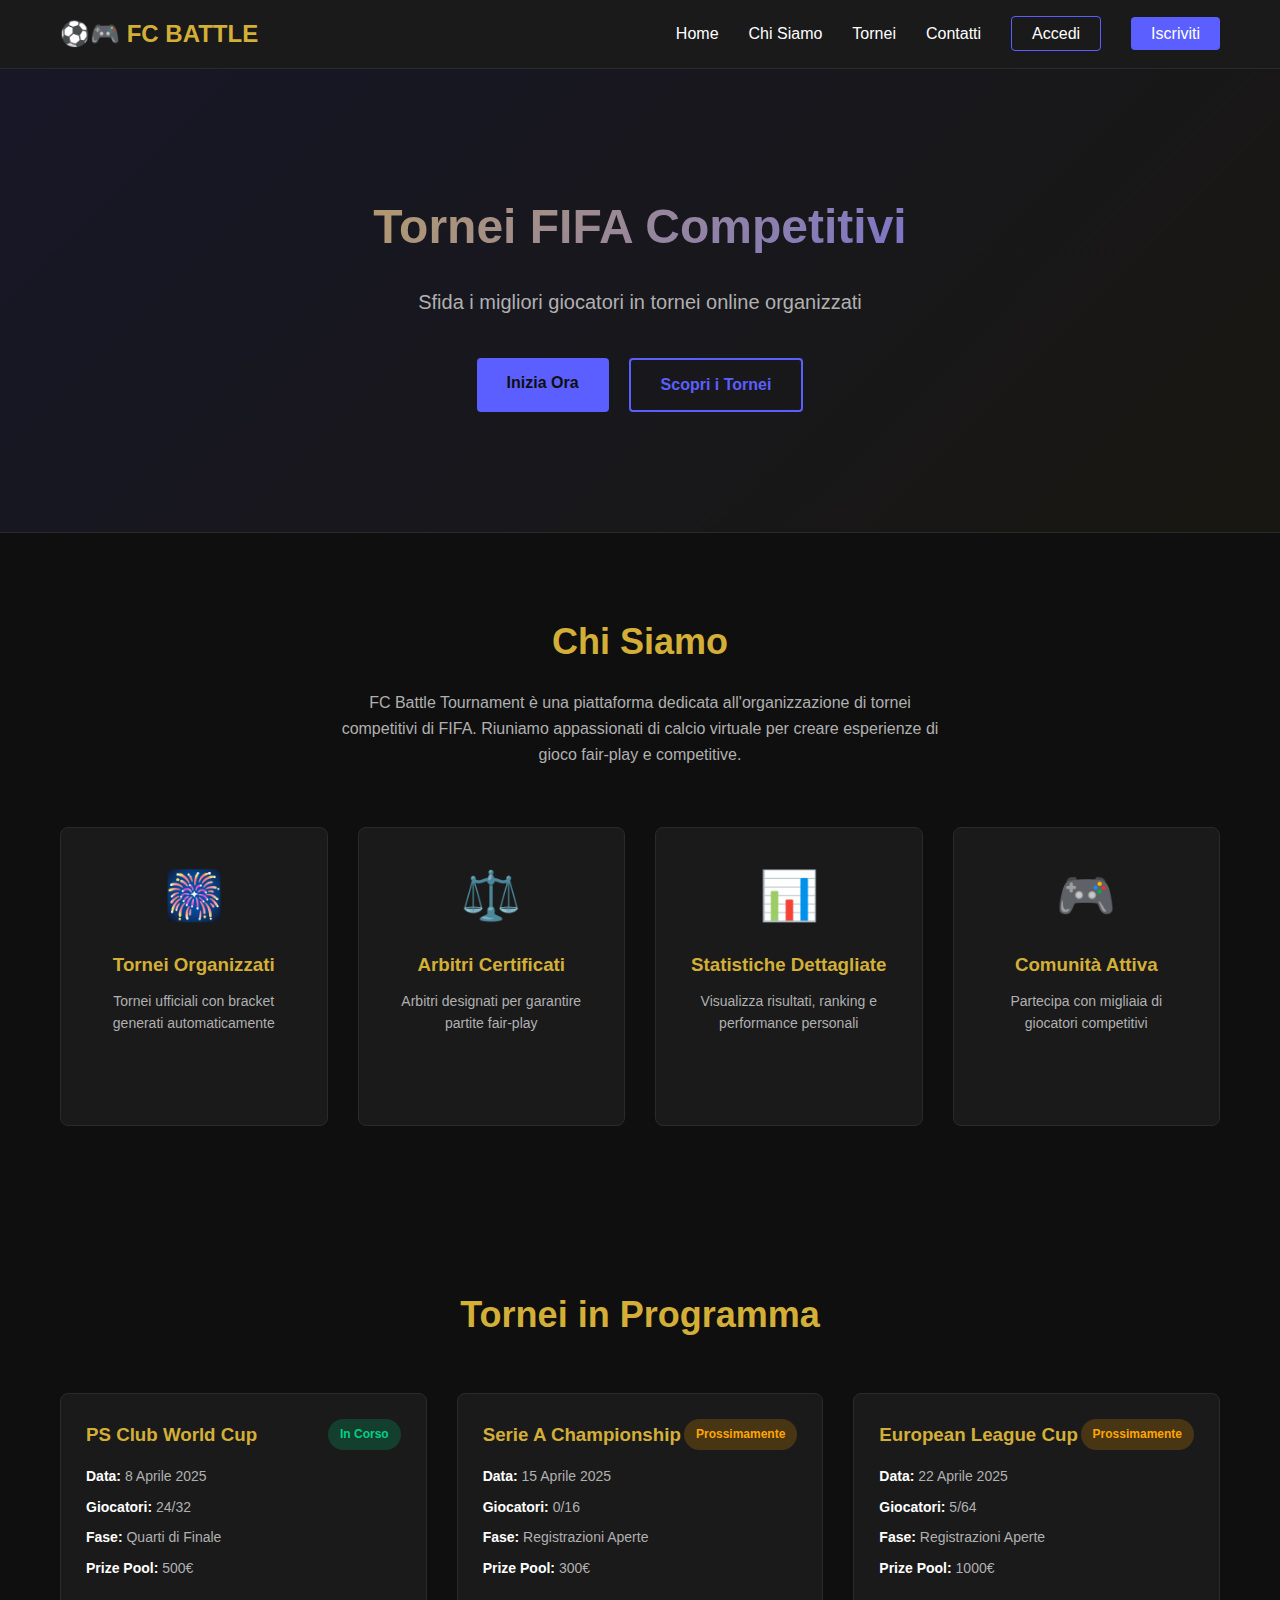
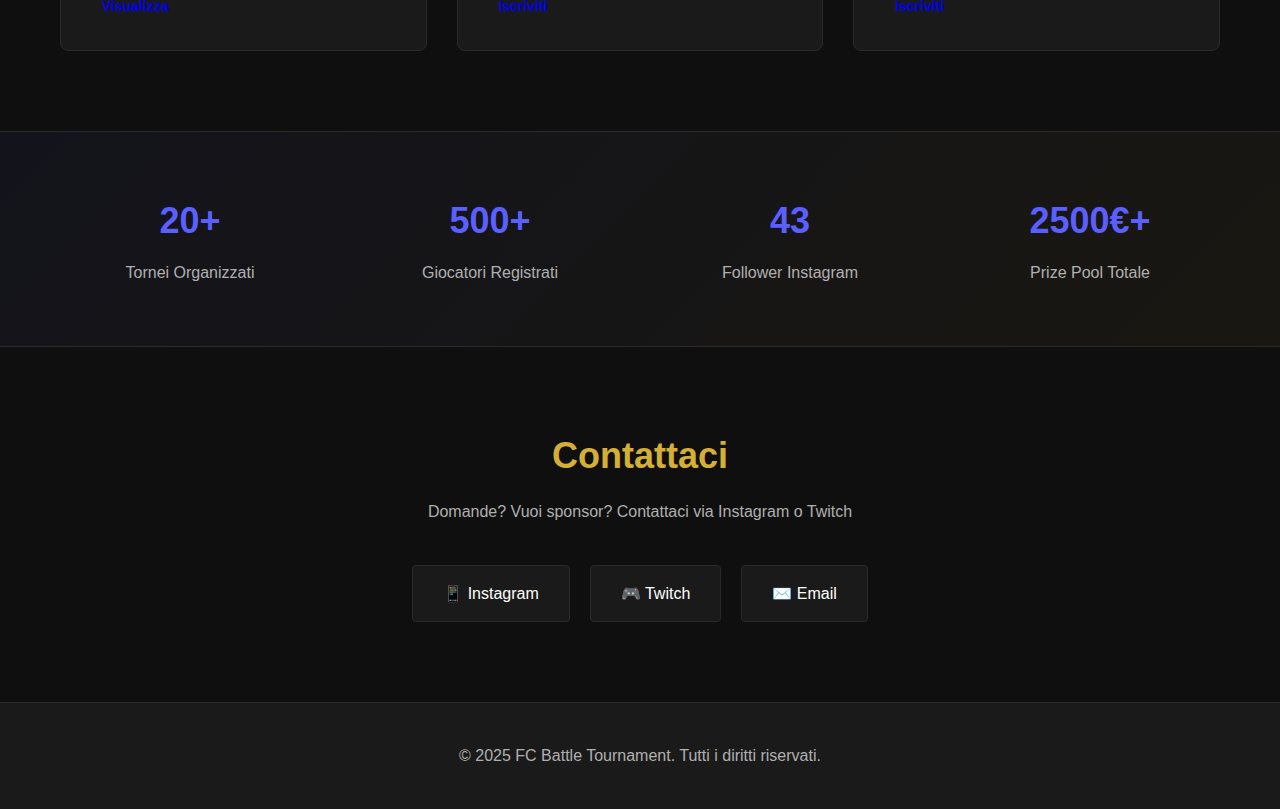
<file: index.html>
<!DOCTYPE html>
<html lang="it">
<head>
    <meta charset="UTF-8">
    <meta name="viewport" content="width=device-width, initial-scale=1.0">
    <title>FC Battle Tournament - Tornei FIFA Online</title>
    <link rel="stylesheet" href="css/style.css">
</head>
<body>
    <nav class="navbar">
        <div class="container">
            <div class="navbar-brand">
                <h1>⚽🎮 FC BATTLE</h1>
            </div>
            <ul class="nav-links">
                <li><a href="#home">Home</a></li>
                <li><a href="#about">Chi Siamo</a></li>
                <li><a href="#tournaments">Tornei</a></li>
                <li><a href="#contact">Contatti</a></li>
                <li><a href="login.html" class="btn-login">Accedi</a></li>
                <li><a href="register.html" class="btn-signup">Iscriviti</a></li>
            </ul>
        </div>
    </nav>

    <section id="home" class="hero">
        <div class="hero-content">
            <h1>Tornei FIFA Competitivi</h1>
            <p>Sfida i migliori giocatori in tornei online organizzati</p>
            <div class="hero-buttons">
                <a href="register.html" class="btn btn-primary">Inizia Ora</a>
                <a href="#tournaments" class="btn btn-secondary">Scopri i Tornei</a>
            </div>
        </div>
    </section>

    <section id="about" class="about">
        <div class="container">
            <h2>Chi Siamo</h2>
            <p>FC Battle Tournament è una piattaforma dedicata all'organizzazione di tornei competitivi di FIFA. Riuniamo appassionati di calcio virtuale per creare esperienze di gioco fair-play e competitive.</p>
            <div class="features-grid">
                <div class="feature-card">
                    <div class="feature-icon">🎆</div>
                    <h3>Tornei Organizzati</h3>
                    <p>Tornei ufficiali con bracket generati automaticamente</p>
                </div>
                <div class="feature-card">
                    <div class="feature-icon">⚖️</div>
                    <h3>Arbitri Certificati</h3>
                    <p>Arbitri designati per garantire partite fair-play</p>
                </div>
                <div class="feature-card">
                    <div class="feature-icon">📊</div>
                    <h3>Statistiche Dettagliate</h3>
                    <p>Visualizza risultati, ranking e performance personali</p>
                </div>
                <div class="feature-card">
                    <div class="feature-icon">🎮</div>
                    <h3>Comunità Attiva</h3>
                    <p>Partecipa con migliaia di giocatori competitivi</p>
                </div>
            </div>
        </div>
    </section>

    <section id="tournaments" class="tournaments">
        <div class="container">
            <h2>Tornei in Programma</h2>
            <div class="tournament-grid">
                <div class="tournament-card">
                    <div class="tournament-header">
                        <h3>PS Club World Cup</h3>
                        <span class="badge badge-active">In Corso</span>
                    </div>
                    <div class="tournament-details">
                        <p><strong>Data:</strong> 8 Aprile 2025</p>
                        <p><strong>Giocatori:</strong> 24/32</p>
                        <p><strong>Fase:</strong> Quarti di Finale</p>
                        <p><strong>Prize Pool:</strong> 500€</p>
                    </div>
                    <a href="tournaments.html" class="btn btn-small">Visualizza</a>
                </div>
                <div class="tournament-card">
                    <div class="tournament-header">
                        <h3>Serie A Championship</h3>
                        <span class="badge badge-upcoming">Prossimamente</span>
                    </div>
                    <div class="tournament-details">
                        <p><strong>Data:</strong> 15 Aprile 2025</p>
                        <p><strong>Giocatori:</strong> 0/16</p>
                        <p><strong>Fase:</strong> Registrazioni Aperte</p>
                        <p><strong>Prize Pool:</strong> 300€</p>
                    </div>
                    <a href="tournaments.html" class="btn btn-small">Iscriviti</a>
                </div>
                <div class="tournament-card">
                    <div class="tournament-header">
                        <h3>European League Cup</h3>
                        <span class="badge badge-upcoming">Prossimamente</span>
                    </div>
                    <div class="tournament-details">
                        <p><strong>Data:</strong> 22 Aprile 2025</p>
                        <p><strong>Giocatori:</strong> 5/64</p>
                        <p><strong>Fase:</strong> Registrazioni Aperte</p>
                        <p><strong>Prize Pool:</strong> 1000€</p>
                    </div>
                    <a href="tournaments.html" class="btn btn-small">Iscriviti</a>
                </div>
            </div>
        </div>
    </section>

    <section class="stats">
        <div class="container">
            <div class="stat-item">
                <h3>20+</h3>
                <p>Tornei Organizzati</p>
            </div>
            <div class="stat-item">
                <h3>500+</h3>
                <p>Giocatori Registrati</p>
            </div>
            <div class="stat-item">
                <h3>43</h3>
                <p>Follower Instagram</p>
            </div>
            <div class="stat-item">
                <h3>2500€+</h3>
                <p>Prize Pool Totale</p>
            </div>
        </div>
    </section>

    <section id="contact" class="contact">
        <div class="container">
            <h2>Contattaci</h2>
            <p>Domande? Vuoi sponsor? Contattaci via Instagram o Twitch</p>
            <div class="contact-links">
                <a href="https://www.instagram.com/fcbattletournament" target="_blank" class="social-link">📱 Instagram</a>
                <a href="https://twitch.tv/fcbattletournament" target="_blank" class="social-link">🎮 Twitch</a>
                <a href="mailto:info@fcbattletournament.it" class="social-link">✉️ Email</a>
            </div>
        </div>
    </section>

    <footer class="footer">
        <div class="container">
            <p>&copy; 2025 FC Battle Tournament. Tutti i diritti riservati.</p>
        </div>
    </footer>
</body>
</html>
</file>
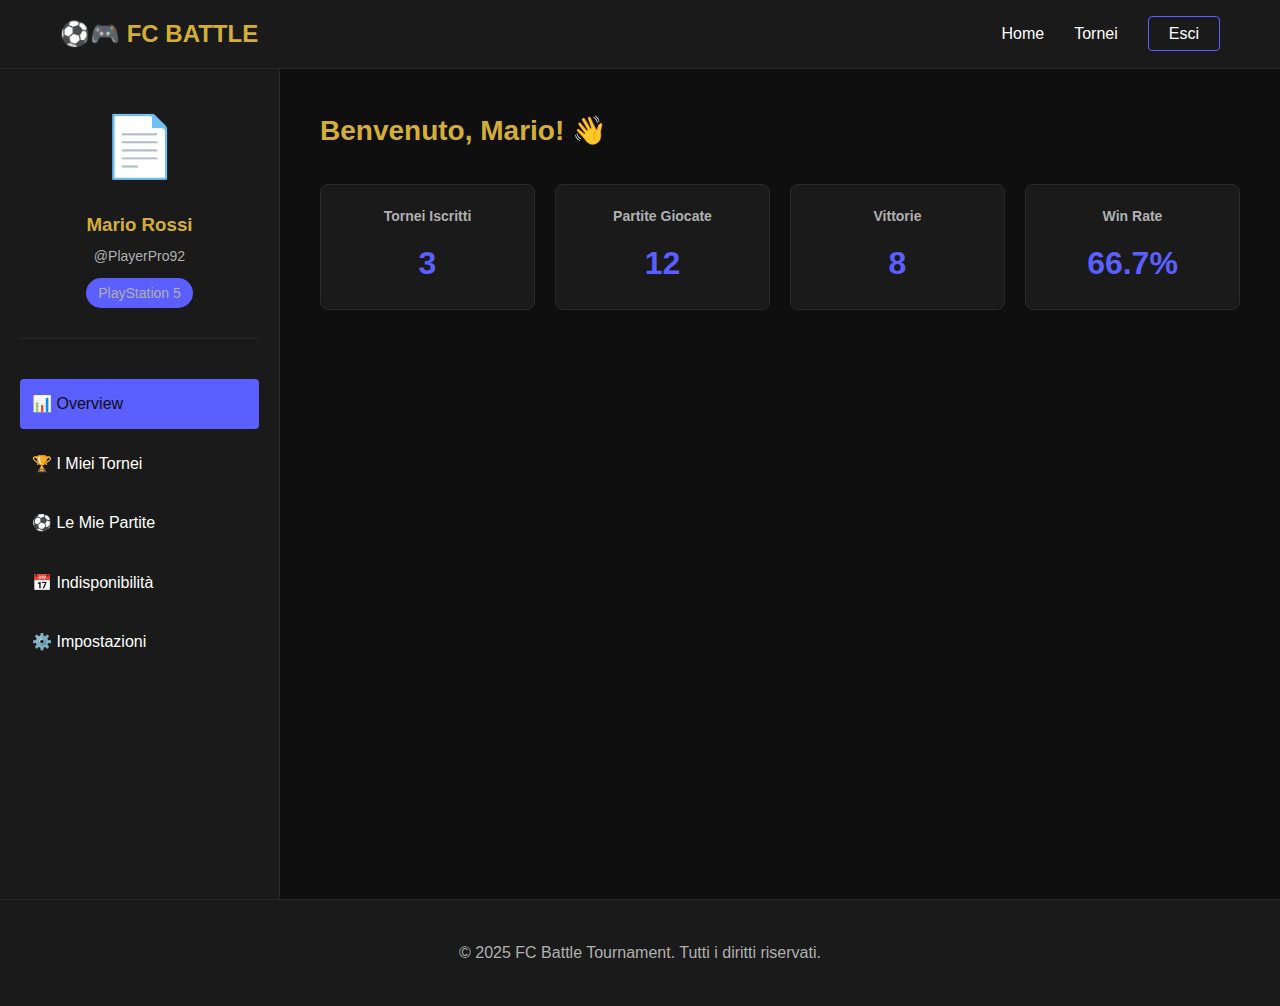
<file: dashboard.html>
<!DOCTYPE html><html lang="it"><head><meta charset="UTF-8"><meta name="viewport" content="width=device-width, initial-scale=1.0"><title>Dashboard - FC Battle Tournament</title><link rel="stylesheet" href="css/style.css"></head><body><nav class="navbar"><div class="container"><div class="navbar-brand"><h1>⚽🎮 FC BATTLE</h1></div><ul class="nav-links"><li><a href="index.html">Home</a></li><li><a href="tournaments.html">Tornei</a></li><li><a href="#" class="btn-logout">Esci</a></li></ul></div></nav><div class="dashboard-container"><aside class="dashboard-sidebar"><div class="profile-card"><div class="profile-avatar">📄</div><h3>Mario Rossi</h3><p>@PlayerPro92</p><p class="platform-badge">PlayStation 5</p></div><nav class="sidebar-menu"><a href="#overview" class="menu-item active">📊 Overview</a><li class="menu-item">🏆 I Miei Tornei</li><li class="menu-item">⚽ Le Mie Partite</li><li class="menu-item">📅 Indisponibilità</li><li class="menu-item">⚙️ Impostazioni</li></nav></aside><main class="dashboard-content"><section class="dashboard-section"><h2>Benvenuto, Mario! 👋</h2><div class="stats-grid"><div class="stat-box"><h4>Tornei Iscritti</h4><p class="stat-number">3</p></div><div class="stat-box"><h4>Partite Giocate</h4><p class="stat-number">12</p></div><div class="stat-box"><h4>Vittorie</h4><p class="stat-number">8</p></div><div class="stat-box"><h4>Win Rate</h4><p class="stat-number">66.7%</p></div></div></section></main></div><footer class="footer"><div class="container"><p>&copy; 2025 FC Battle Tournament. Tutti i diritti riservati.</p></div></footer></body></html>
</file>
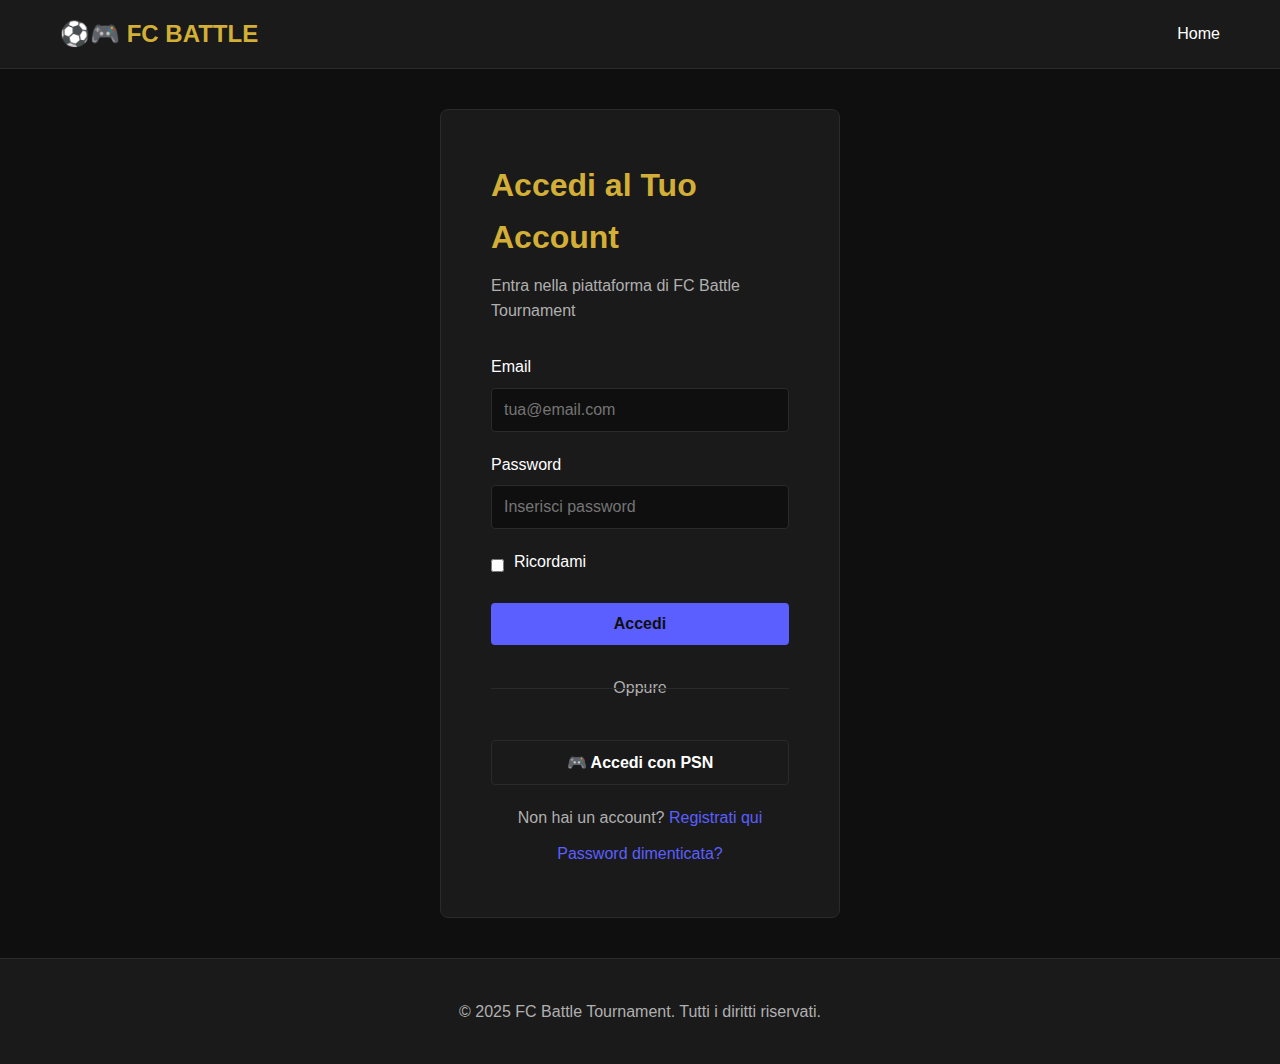
<file: login.html>
<!DOCTYPE html>
<html lang="it">
<head>
    <meta charset="UTF-8">
    <meta name="viewport" content="width=device-width, initial-scale=1.0">
    <title>Accedi - FC Battle Tournament</title>
    <link rel="stylesheet" href="css/style.css">
</head>
<body>
    <nav class="navbar">
        <div class="container">
            <div class="navbar-brand">
                <h1>⚽🎮 FC BATTLE</h1>
            </div>
            <ul class="nav-links">
                <li><a href="index.html">Home</a></li>
            </ul>
        </div>
    </nav>

    <section class="auth-section">
        <div class="auth-container">
            <h1>Accedi al Tuo Account</h1>
            <p class="auth-subtitle">Entra nella piattaforma di FC Battle Tournament</p>

            <form class="auth-form">
                <div class="form-group">
                    <label for="email">Email</label>
                    <input type="email" id="email" name="email" placeholder="tua@email.com" required>
                </div>

                <div class="form-group">
                    <label for="password">Password</label>
                    <input type="password" id="password" name="password" placeholder="Inserisci password" required>
                </div>

                <div class="form-group checkbox">
                    <input type="checkbox" id="remember" name="remember">
                    <label for="remember">Ricordami</label>
                </div>

                <button type="submit" class="btn btn-primary btn-block">Accedi</button>
            </form>

            <div class="auth-divider">Oppure</div>

            <button class="btn btn-social">🎮 Accedi con PSN</button>

            <p class="auth-footer">
                Non hai un account? <a href="register.html">Registrati qui</a><br>
                <a href="#" class="forgot-password">Password dimenticata?</a>
            </p>
        </div>
    </section>

    <footer class="footer">
        <div class="container">
            <p>&copy; 2025 FC Battle Tournament. Tutti i diritti riservati.</p>
        </div>
    </footer>
</body>
</html>
</file>
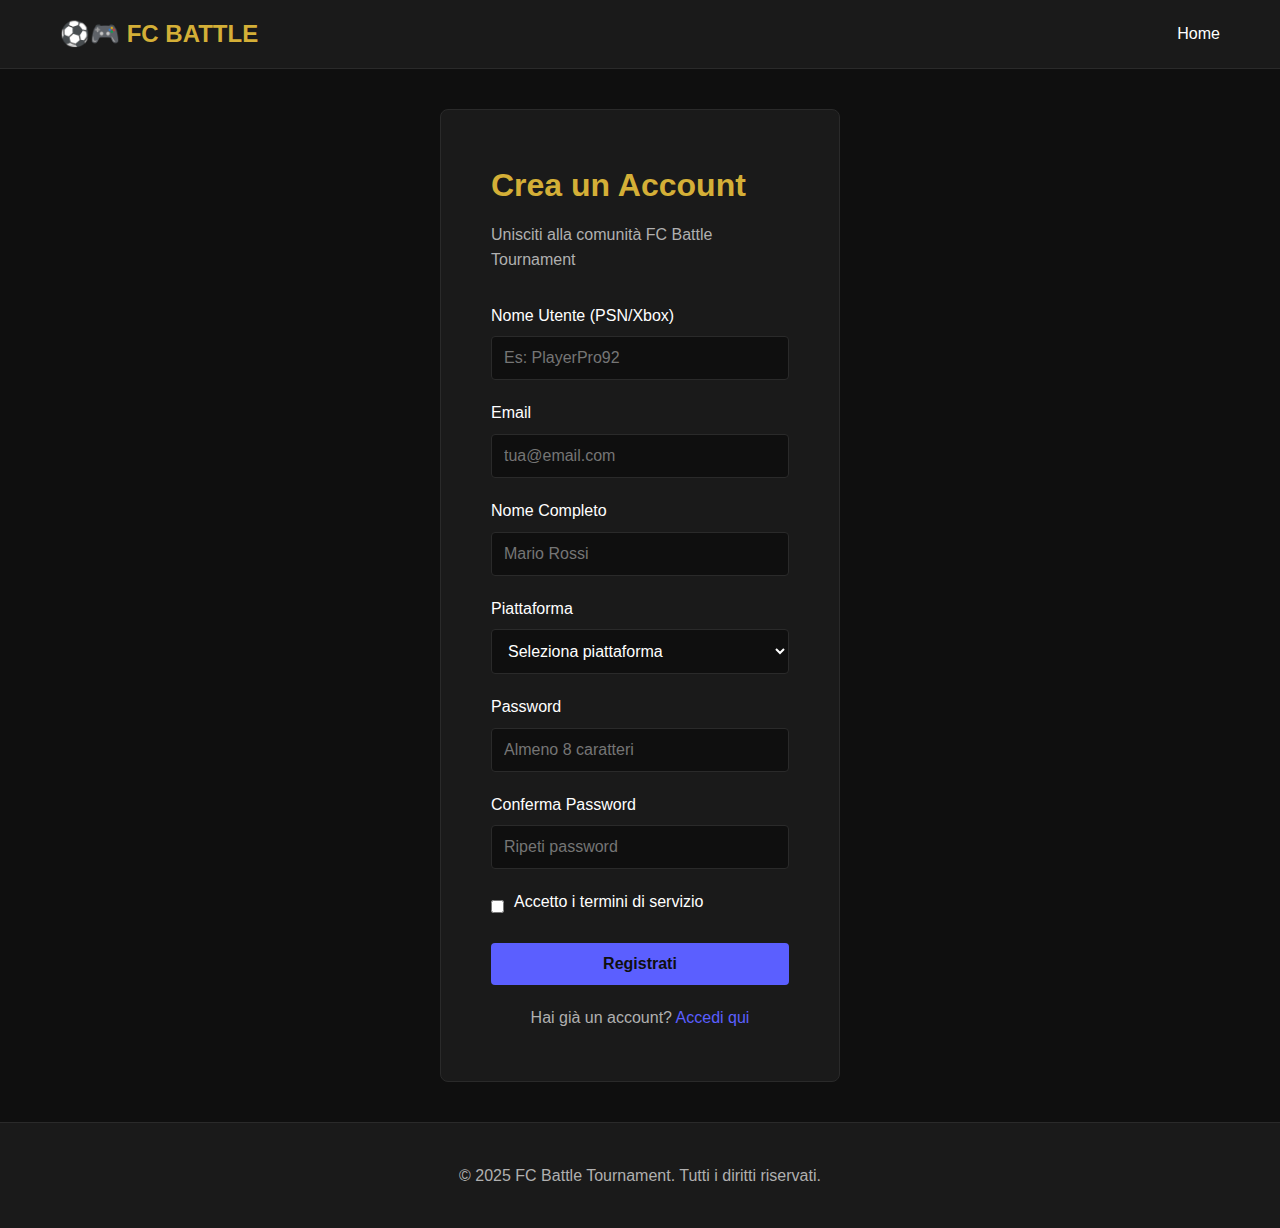
<file: register.html>
<!DOCTYPE html><html lang="it"><head><meta charset="UTF-8"><meta name="viewport" content="width=device-width, initial-scale=1.0"><title>Registrazione - FC Battle Tournament</title><link rel="stylesheet" href="css/style.css"></head><body><nav class="navbar"><div class="container"><div class="navbar-brand"><h1>⚽🎮 FC BATTLE</h1></div><ul class="nav-links"><li><a href="index.html">Home</a></li></ul></div></nav><section class="auth-section"><div class="auth-container"><h1>Crea un Account</h1><p class="auth-subtitle">Unisciti alla comunità FC Battle Tournament</p><form class="auth-form"><div class="form-group"><label for="username">Nome Utente (PSN/Xbox)</label><input type="text" id="username" placeholder="Es: PlayerPro92" required></div><div class="form-group"><label for="email">Email</label><input type="email" id="email" placeholder="tua@email.com" required></div><div class="form-group"><label for="full_name">Nome Completo</label><input type="text" id="full_name" placeholder="Mario Rossi" required></div><div class="form-group"><label for="platform">Piattaforma</label><select id="platform" required><option value="">Seleziona piattaforma</option><option value="ps5">PlayStation 5</option><option value="ps4">PlayStation 4</option><option value="xbox">Xbox</option><option value="pc">PC</option></select></div><div class="form-group"><label for="password">Password</label><input type="password" id="password" placeholder="Almeno 8 caratteri" required></div><div class="form-group"><label for="confirm_password">Conferma Password</label><input type="password" id="confirm_password" placeholder="Ripeti password" required></div><div class="form-group checkbox"><input type="checkbox" id="terms" required><label for="terms">Accetto i termini di servizio</label></div><button type="submit" class="btn btn-primary btn-block">Registrati</button></form><p class="auth-footer">Hai già un account? <a href="login.html">Accedi qui</a></p></div></section><footer class="footer"><div class="container"><p>&copy; 2025 FC Battle Tournament. Tutti i diritti riservati.</p></div></footer></body></html>
</file>
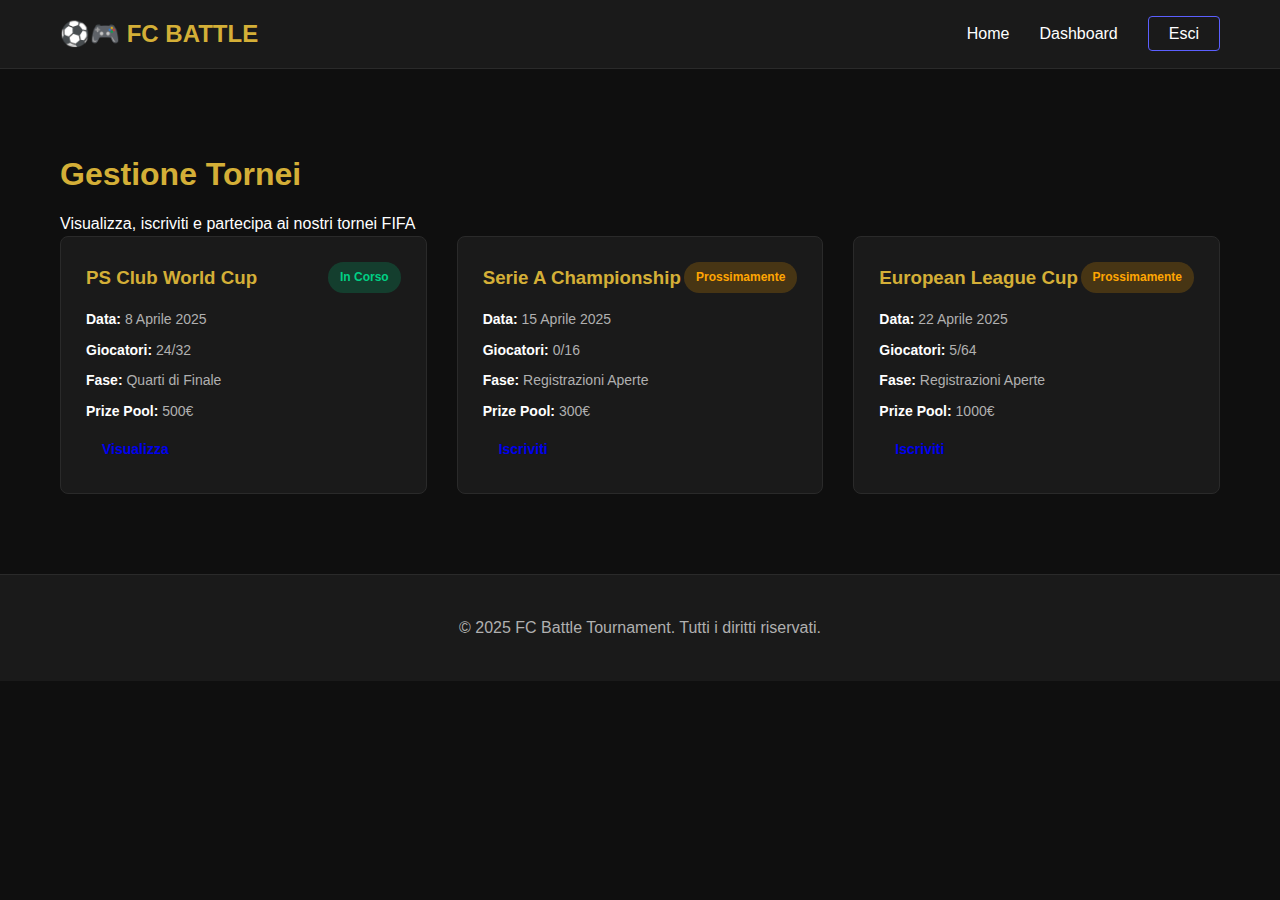
<file: tournaments.html>
<!DOCTYPE html><html lang="it"><head><meta charset="UTF-8"><meta name="viewport" content="width=device-width, initial-scale=1.0"><title>Tornei - FC Battle Tournament</title><link rel="stylesheet" href="css/style.css"></head><body><nav class="navbar"><div class="container"><div class="navbar-brand"><h1>⚽🎮 FC BATTLE</h1></div><ul class="nav-links"><li><a href="index.html">Home</a></li><li><a href="dashboard.html">Dashboard</a></li><li><a href="#" class="btn-logout">Esci</a></li></ul></div></nav><section class="tournaments-section"><div class="container"><h1>Gestione Tornei</h1><p>Visualizza, iscriviti e partecipa ai nostri tornei FIFA</p><div class="tournament-grid"><div class="tournament-card"><div class="tournament-header"><h3>PS Club World Cup</h3><span class="badge badge-active">In Corso</span></div><div class="tournament-details"><p><strong>Data:</strong> 8 Aprile 2025</p><p><strong>Giocatori:</strong> 24/32</p><p><strong>Fase:</strong> Quarti di Finale</p><p><strong>Prize Pool:</strong> 500€</p></div><a href="#" class="btn btn-small">Visualizza</a></div><div class="tournament-card"><div class="tournament-header"><h3>Serie A Championship</h3><span class="badge badge-upcoming">Prossimamente</span></div><div class="tournament-details"><p><strong>Data:</strong> 15 Aprile 2025</p><p><strong>Giocatori:</strong> 0/16</p><p><strong>Fase:</strong> Registrazioni Aperte</p><p><strong>Prize Pool:</strong> 300€</p></div><a href="#" class="btn btn-small">Iscriviti</a></div><div class="tournament-card"><div class="tournament-header"><h3>European League Cup</h3><span class="badge badge-upcoming">Prossimamente</span></div><div class="tournament-details"><p><strong>Data:</strong> 22 Aprile 2025</p><p><strong>Giocatori:</strong> 5/64</p><p><strong>Fase:</strong> Registrazioni Aperte</p><p><strong>Prize Pool:</strong> 1000€</p></div><a href="#" class="btn btn-small">Iscriviti</a></div></div></div></section><footer class="footer"><div class="container"><p>&copy; 2025 FC Battle Tournament. Tutti i diritti riservati.</p></div></footer></body></html>
</file>
<file: css/style.css>
*{margin:0;padding:0;box-sizing:border-box}:root{--primary-color:#5B5FFF;--secondary-color:#D4AF37;--dark-bg:#0f0f0f;--dark-card:#1a1a1a;--text-primary:#fff;--text-secondary:#b0b0b0;--border-color:#2a2a2a;--success:#00d084;--danger:#ff4757;--warning:#ffa502}html{scroll-behavior:smooth}body{background-color:var(--dark-bg);color:var(--text-primary);font-family:-apple-system,BlinkMacSystemFont,'Segoe UI',Roboto,Oxygen,Ubuntu,Cantarell,sans-serif;line-height:1.6}.container{max-width:1200px;margin:0 auto;padding:0 20px}.navbar{background-color:var(--dark-card);border-bottom:1px solid var(--border-color);position:sticky;top:0;z-index:100}.navbar .container{display:flex;justify-content:space-between;align-items:center;padding:15px 20px}.navbar-brand h1{color:var(--secondary-color);font-size:24px;font-weight:bold}.nav-links{display:flex;list-style:none;gap:30px;align-items:center}.nav-links a{color:var(--text-primary);text-decoration:none;transition:color 0.3s ease;font-weight:500}.nav-links a:hover{color:var(--primary-color)}.btn-login,.btn-logout{color:var(--text-primary);border:1px solid var(--primary-color);padding:8px 20px;border-radius:4px;transition:all 0.3s ease;background:transparent;cursor:pointer}.btn-login:hover,.btn-logout:hover{background-color:var(--primary-color);color:var(--dark-bg)}.btn-signup{background-color:var(--primary-color);color:var(--dark-bg);padding:8px 20px;border-radius:4px;transition:all 0.3s ease;cursor:pointer;border:none}.btn-signup:hover{background-color:var(--secondary-color);box-shadow:0 0 15px rgba(212,175,55,0.5)}.btn{display:inline-block;padding:12px 30px;border:none;border-radius:4px;cursor:pointer;font-weight:600;text-decoration:none;transition:all 0.3s ease;text-align:center;font-size:16px}.btn-primary{background-color:var(--primary-color);color:var(--dark-bg)}.btn-primary:hover{background-color:#4a4fcc;transform:translateY(-2px);box-shadow:0 5px 15px rgba(91,95,255,0.4)}.btn-secondary{border:2px solid var(--primary-color);color:var(--primary-color);background-color:transparent}.btn-secondary:hover{background-color:var(--primary-color);color:var(--dark-bg)}.btn-small{padding:8px 16px;font-size:14px}.btn-block{width:100%;display:block}.btn-social{width:100%;padding:12px;background-color:var(--dark-card);border:1px solid var(--border-color);color:var(--text-primary);border-radius:4px;cursor:pointer;transition:all 0.3s ease;margin-top:10px}.btn-social:hover{border-color:var(--primary-color);background-color:rgba(91,95,255,0.1)}.hero{background:linear-gradient(135deg,rgba(91,95,255,0.1) 0%,rgba(212,175,55,0.05) 100%);padding:120px 20px;text-align:center;border-bottom:1px solid var(--border-color)}.hero-content h1{font-size:48px;margin-bottom:20px;background:linear-gradient(135deg,var(--secondary-color),var(--primary-color));-webkit-background-clip:text;-webkit-text-fill-color:transparent;background-clip:text}.hero-content p{font-size:20px;color:var(--text-secondary);margin-bottom:40px}.hero-buttons{display:flex;gap:20px;justify-content:center;flex-wrap:wrap}.about{padding:80px 20px;background-color:var(--dark-bg)}.about h2{font-size:36px;margin-bottom:20px;color:var(--secondary-color);text-align:center}.about p{text-align:center;color:var(--text-secondary);max-width:600px;margin:0 auto 60px}.features-grid{display:grid;grid-template-columns:repeat(auto-fit,minmax(250px,1fr));gap:30px}.feature-card{background-color:var(--dark-card);padding:30px;border-radius:8px;border:1px solid var(--border-color);text-align:center;transition:all 0.3s ease}.feature-card:hover{border-color:var(--primary-color);box-shadow:0 0 20px rgba(91,95,255,0.2);transform:translateY(-5px)}.feature-icon{font-size:48px;margin-bottom:15px}.feature-card h3{color:var(--secondary-color);margin-bottom:10px}.feature-card p{color:var(--text-secondary);font-size:14px}.tournaments{padding:80px 20px;background-color:var(--dark-bg)}.tournaments h2{font-size:36px;margin-bottom:50px;text-align:center;color:var(--secondary-color)}.tournament-grid{display:grid;grid-template-columns:repeat(auto-fit,minmax(300px,1fr));gap:30px}.tournament-card{background-color:var(--dark-card);border:1px solid var(--border-color);border-radius:8px;padding:25px;transition:all 0.3s ease}.tournament-card:hover{border-color:var(--primary-color);box-shadow:0 0 20px rgba(91,95,255,0.3);transform:translateY(-5px)}.tournament-header{display:flex;justify-content:space-between;align-items:center;margin-bottom:15px}.tournament-header h3{color:var(--secondary-color)}.badge{padding:6px 12px;border-radius:20px;font-size:12px;font-weight:600}.badge-active{background-color:rgba(0,208,132,0.2);color:var(--success)}.badge-upcoming{background-color:rgba(255,165,2,0.2);color:var(--warning)}.tournament-details p{color:var(--text-secondary);margin:8px 0;font-size:14px}.tournament-details strong{color:var(--text-primary)}.stats{padding:60px 20px;background:linear-gradient(135deg,rgba(91,95,255,0.05),rgba(212,175,55,0.05));border-top:1px solid var(--border-color);border-bottom:1px solid var(--border-color)}.stats .container{display:grid;grid-template-columns:repeat(auto-fit,minmax(200px,1fr));gap:40px}.stat-item{text-align:center}.stat-item h3{font-size:36px;color:var(--primary-color);margin-bottom:10px}.stat-item p{color:var(--text-secondary);font-size:16px}.contact{padding:80px 20px;text-align:center}.contact h2{font-size:36px;color:var(--secondary-color);margin-bottom:15px}.contact p{color:var(--text-secondary);margin-bottom:40px}.contact-links{display:flex;gap:20px;justify-content:center;flex-wrap:wrap}.social-link{background-color:var(--dark-card);color:var(--text-primary);padding:15px 30px;border-radius:4px;text-decoration:none;border:1px solid var(--border-color);transition:all 0.3s ease}.social-link:hover{border-color:var(--primary-color);background-color:rgba(91,95,255,0.1)}.footer{background-color:var(--dark-card);border-top:1px solid var(--border-color);padding:40px 20px;text-align:center;color:var(--text-secondary)}.auth-section{min-height:calc(100vh - 100px);display:flex;align-items:center;justify-content:center;padding:40px 20px}.auth-container{background-color:var(--dark-card);border:1px solid var(--border-color);border-radius:8px;padding:50px;max-width:400px;width:100%}.auth-container h1{color:var(--secondary-color);margin-bottom:10px}.auth-subtitle{color:var(--text-secondary);margin-bottom:30px}.auth-form{margin-bottom:20px}.form-group{margin-bottom:20px}.form-group label{display:block;margin-bottom:8px;color:var(--text-primary);font-weight:500}.form-group input,.form-group select{width:100%;padding:12px;background-color:var(--dark-bg);border:1px solid var(--border-color);border-radius:4px;color:var(--text-primary);transition:all 0.3s ease;font-family:inherit;font-size:16px}.form-group input:focus,.form-group select:focus{outline:0;border-color:var(--primary-color);box-shadow:0 0 10px rgba(91,95,255,0.3)}.form-group.checkbox{display:flex;align-items:center;gap:10px}.form-group.checkbox input{width:auto}.auth-divider{text-align:center;color:var(--text-secondary);margin:30px 0;position:relative}.auth-divider::before{content:'';position:absolute;top:50%;left:0;right:0;height:1px;background:var(--border-color);z-index:0}.auth-footer{text-align:center;color:var(--text-secondary);margin-top:20px;position:relative;z-index:1;background:var(--dark-card);padding:0 10px}.auth-footer a{color:var(--primary-color);text-decoration:none}.auth-footer a:hover{color:var(--secondary-color)}.forgot-password{display:block;margin-top:10px}.dashboard-container{display:grid;grid-template-columns:280px 1fr;min-height:calc(100vh - 70px)}.dashboard-sidebar{background-color:var(--dark-card);border-right:1px solid var(--border-color);padding:30px 20px;position:sticky;top:70px;height:calc(100vh - 70px);overflow-y:auto}.profile-card{text-align:center;margin-bottom:40px;padding-bottom:30px;border-bottom:1px solid var(--border-color)}.profile-avatar{font-size:60px;margin-bottom:15px}.profile-card h3{color:var(--secondary-color);margin-bottom:5px}.profile-card p{color:var(--text-secondary);font-size:14px}.platform-badge{background-color:var(--primary-color);color:var(--dark-bg);padding:4px 12px;border-radius:20px;display:inline-block;margin-top:10px;font-size:12px}.sidebar-menu{display:flex;flex-direction:column;gap:10px}.menu-item{color:var(--text-primary);text-decoration:none;padding:12px;border-radius:4px;transition:all 0.3s ease;display:block}.menu-item:hover,.menu-item.active{background-color:var(--primary-color);color:var(--dark-bg)}.dashboard-content{padding:40px;overflow-y:auto}.dashboard-section{margin-bottom:50px}.dashboard-section h2{color:var(--secondary-color);margin-bottom:30px;font-size:28px}.dashboard-section h3{color:var(--secondary-color);margin-bottom:20px;font-size:22px}.stats-grid{display:grid;grid-template-columns:repeat(auto-fit,minmax(150px,1fr));gap:20px;margin-bottom:40px}.stat-box{background-color:var(--dark-card);border:1px solid var(--border-color);padding:20px;border-radius:8px;text-align:center}.stat-box h4{color:var(--text-secondary);margin-bottom:10px;font-size:14px}.stat-number{font-size:32px;color:var(--primary-color);font-weight:bold}.tournament-list{display:flex;flex-direction:column;gap:15px}.tournament-item{background-color:var(--dark-card);border:1px solid var(--border-color);padding:20px;border-radius:8px;display:flex;justify-content:space-between;align-items:center}.tournament-item.active{border-color:var(--primary-color)}.tournament-item.upcoming{border-color:var(--warning)}.tournament-item.completed{border-color:var(--danger)}.tournament-info h4{color:var(--secondary-color);margin-bottom:5px}.status{padding:4px 10px;border-radius:10px;font-size:12px;font-weight:600}.status.in-progress{background-color:rgba(0,208,132,0.2);color:var(--success)}.status.upcoming{background-color:rgba(255,165,2,0.2);color:var(--warning)}.status.completed{background-color:rgba(255,71,87,0.2);color:var(--danger)}.tournament-actions{display:flex;gap:15px;align-items:center}.seed{color:var(--text-secondary);font-size:14px}.tournaments-section{padding:80px 20px;background-color:var(--dark-bg)}.tournaments-section h1{color:var(--secondary-color);margin-bottom:10px}@media (max-width:768px){.nav-links{gap:15px}.dashboard-container{grid-template-columns:1fr}.dashboard-sidebar{position:relative;top:0;height:auto;border-right:none;border-bottom:1px solid var(--border-color)}.features-grid,.tournament-grid{grid-template-columns:1fr}.hero-content h1{font-size:32px}}
</file>
